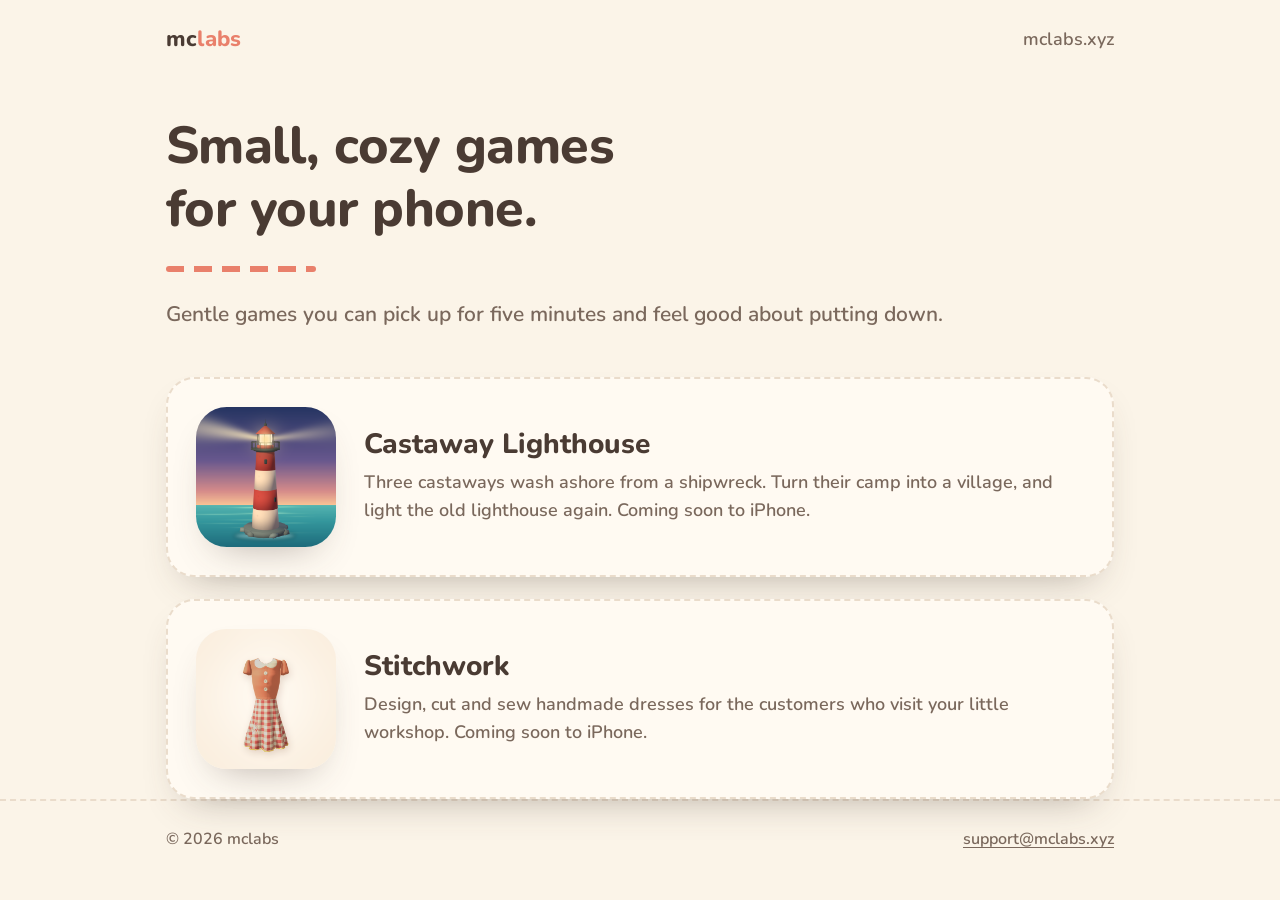
<file: docs/index.html>
<!doctype html>
<html lang="en">
<head>
<meta charset="utf-8">
<meta name="viewport" content="width=device-width, initial-scale=1">
<title>mclabs games</title>
<meta name="description" content="Small, cozy games for your phone from mclabs.">
<link rel="icon" href="assets/favicon.svg" type="image/svg+xml">
<link rel="stylesheet" href="assets/style.css">
</head>
<body>
<header class="site"><div class="wrap">
  <a class="brand" href="./">mc<span>labs</span></a>
  <nav><a href="https://mclabs.xyz">mclabs.xyz</a></nav>
</div></header>

<main class="wrap">
  <section class="hero">
    <h1>Small, cozy games<br>for your phone.</h1>
    <span class="stitch"></span>
    <p class="lead">Gentle games you can pick up for five minutes and feel good about putting down.</p>
  </section>

  <!-- One card per game, newest first. See README.md, "Adding a game". -->
  <div class="games">
    <a class="game" href="castaway/">
      <img class="icon" src="castaway/img/icon.png" width="140" height="140" alt="The Castaway Lighthouse app icon: a red and white lighthouse sending its beam over a dusk sea">
      <div>
        <h2>Castaway Lighthouse</h2>
        <p>Three castaways wash ashore from a shipwreck. Turn their camp into a village, and light the old lighthouse again. Coming soon to iPhone.</p>
      </div>
    </a>
    <a class="game" href="stitchwork/">
      <img class="icon" src="stitchwork/img/icon.png" width="140" height="140" alt="The Stitchwork app icon: a coral dress with a white collar">
      <div>
        <h2>Stitchwork</h2>
        <p>Design, cut and sew handmade dresses for the customers who visit your little workshop. Coming soon to iPhone.</p>
      </div>
    </a>
  </div>
</main>

<footer class="site"><div class="wrap">
  <span>© 2026 mclabs</span>
  <span><a href="mailto:support@mclabs.xyz">support@mclabs.xyz</a></span>
</div></footer>
</body>
</html>
</file>
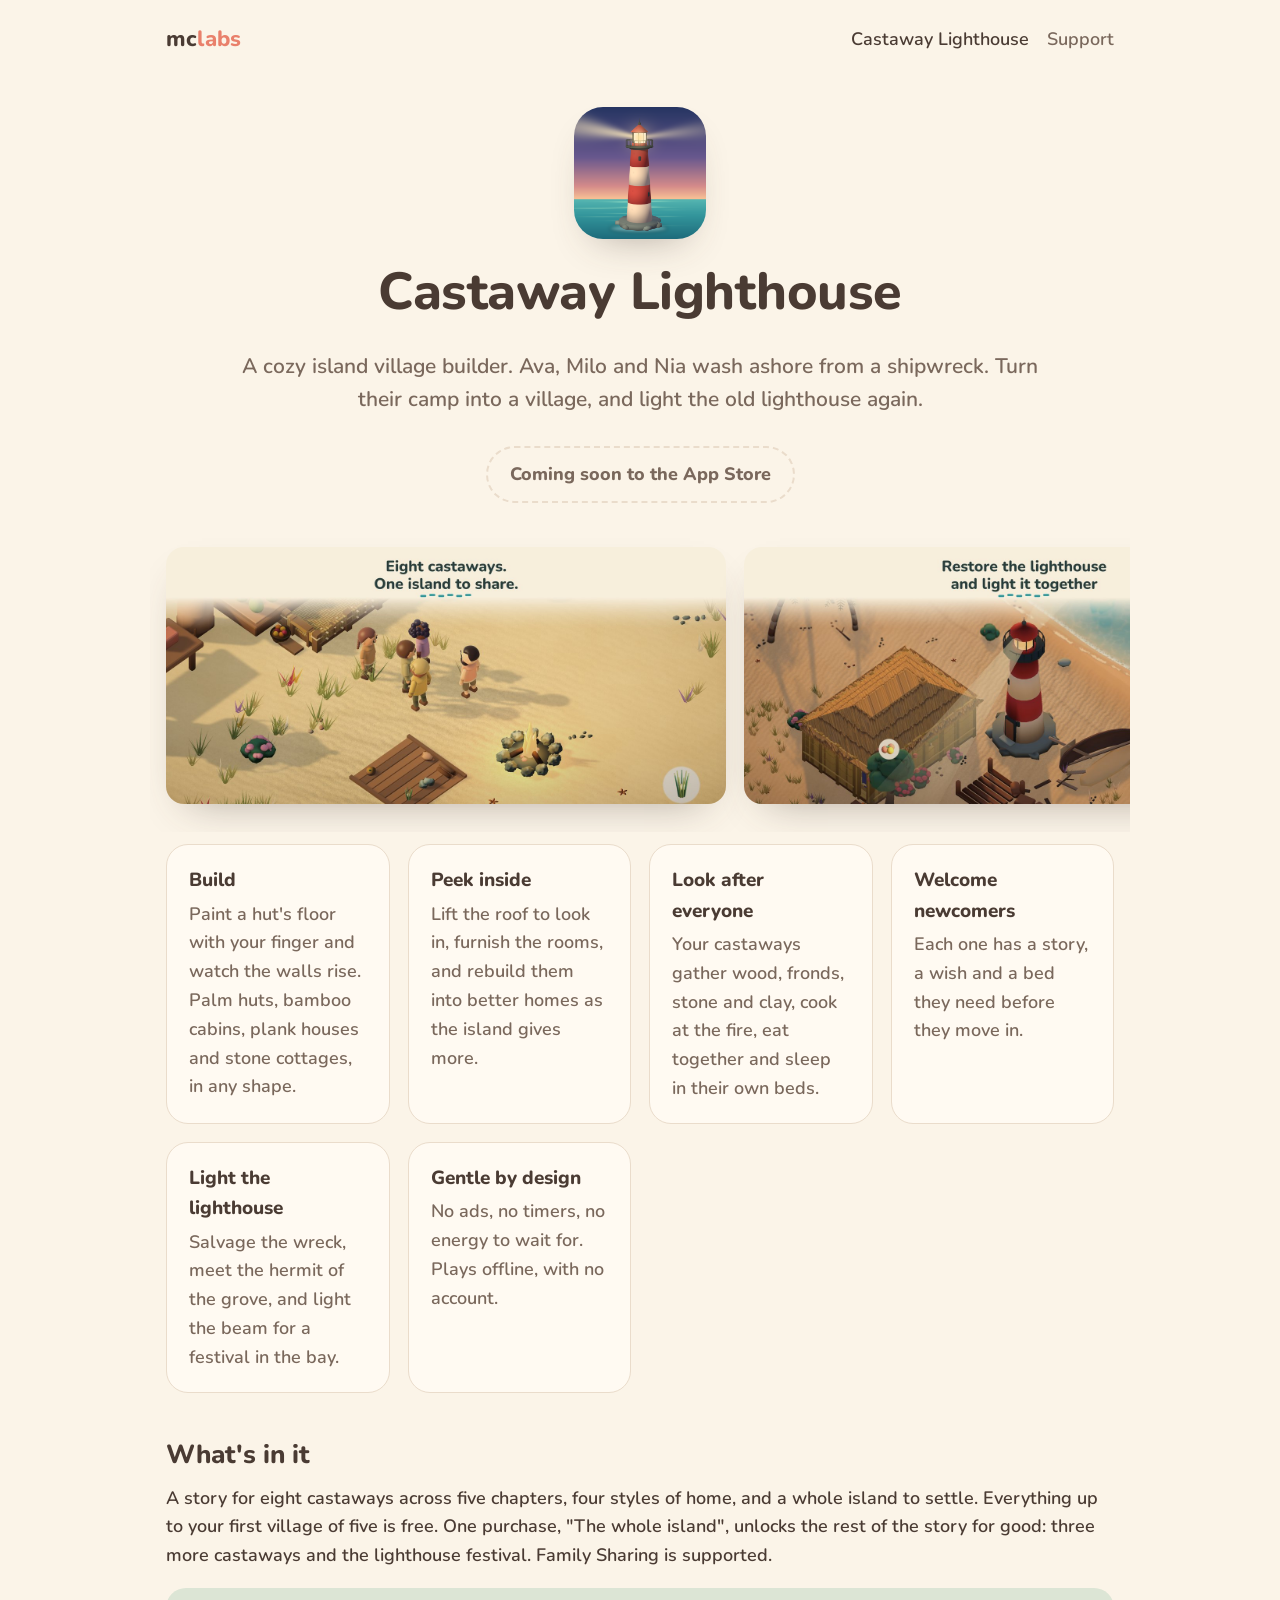
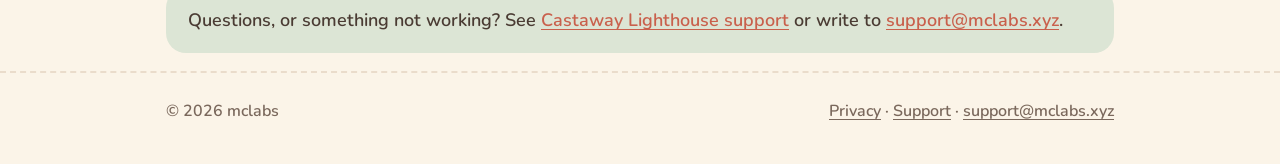
<file: docs/castaway/index.html>
<!doctype html>
<html lang="en">
<head>
<meta charset="utf-8">
<meta name="viewport" content="width=device-width, initial-scale=1">
<title>Castaway Lighthouse</title>
<meta name="description" content="Castaway Lighthouse: a cozy island village builder. Ava, Milo and Nia wash ashore from a shipwreck. Build huts, welcome newcomers and light the old lighthouse again.">
<meta property="og:title" content="Castaway Lighthouse">
<meta property="og:description" content="Ava, Milo and Nia wash ashore from a shipwreck. Turn their camp into a village, and light the old lighthouse again.">
<meta property="og:image" content="https://apps.mclabs.xyz/castaway/img/share.jpg">
<link rel="icon" href="img/favicon.png">
<link rel="apple-touch-icon" href="img/icon-180.png">
<link rel="stylesheet" href="../assets/style.css">
</head>
<body>
<header class="site"><div class="wrap">
  <a class="brand" href="../">mc<span>labs</span></a>
  <nav><a href="./" aria-current="page">Castaway Lighthouse</a><a href="support/">Support</a></nav>
</div></header>

<main class="wrap">
  <section class="game-head">
    <img class="icon" src="img/icon.png" width="132" height="132" alt="The Castaway Lighthouse app icon: a red and white lighthouse sending its beam over a dusk sea">
    <h1>Castaway Lighthouse</h1>
    <p class="lead">A cozy island village builder. Ava, Milo and Nia wash ashore from a shipwreck. Turn their camp into a village, and light the old lighthouse again.</p>
    <div class="badges">
      <!-- After launch, swap this for Apple's official badge linking to the listing. -->
      <span class="badge soon">Coming soon to the App Store</span>
    </div>
  </section>

  <div class="shots wide" aria-label="Screenshots">
    <img src="img/shot-1.jpg" width="1434" height="660" alt="Five castaways chatting on the beach by the campfire: Eight castaways. One island to share.">
    <img src="img/shot-2.jpg" width="1434" height="660" alt="A thatched hut beside the red and white lighthouse on the shore: Restore the lighthouse and light it together.">
    <img src="img/shot-3.jpg" width="1434" height="660" alt="Two woven huts with their roofs lifted, showing the beds inside: Build homes where friends live.">
    <img src="img/shot-4.jpg" width="1434" height="660" alt="Two thatched huts by the sea next to the wrecked boat: Watch your village grow by the sea.">
    <img src="img/shot-5.jpg" width="1434" height="660" alt="The village, the dock and the shipwreck below the lighthouse: Salvage the wreck, uncover its story.">
  </div>

  <ul class="features">
    <li><strong>Build</strong><span>Paint a hut's floor with your finger and watch the walls rise. Palm huts, bamboo cabins, plank houses and stone cottages, in any shape.</span></li>
    <li><strong>Peek inside</strong><span>Lift the roof to look in, furnish the rooms, and rebuild them into better homes as the island gives more.</span></li>
    <li><strong>Look after everyone</strong><span>Your castaways gather wood, fronds, stone and clay, cook at the fire, eat together and sleep in their own beds.</span></li>
    <li><strong>Welcome newcomers</strong><span>Each one has a story, a wish and a bed they need before they move in.</span></li>
    <li><strong>Light the lighthouse</strong><span>Salvage the wreck, meet the hermit of the grove, and light the beam for a festival in the bay.</span></li>
    <li><strong>Gentle by design</strong><span>No ads, no timers, no energy to wait for. Plays offline, with no account.</span></li>
  </ul>

  <h2>What's in it</h2>
  <p>A story for eight castaways across five chapters, four styles of home, and a whole island to settle. Everything up to your first village of five is free. One purchase, "The whole island", unlocks the rest of the story for good: three more castaways and the lighthouse festival. Family Sharing is supported.</p>

  <p class="note">Questions, or something not working? See <a href="support/">Castaway Lighthouse support</a> or write to <a href="mailto:support@mclabs.xyz">support@mclabs.xyz</a>.</p>
</main>

<footer class="site"><div class="wrap">
  <span>© 2026 mclabs</span>
  <span><a href="privacy/">Privacy</a> · <a href="support/">Support</a> · <a href="mailto:support@mclabs.xyz">support@mclabs.xyz</a></span>
</div></footer>
</body>
</html>
</file>
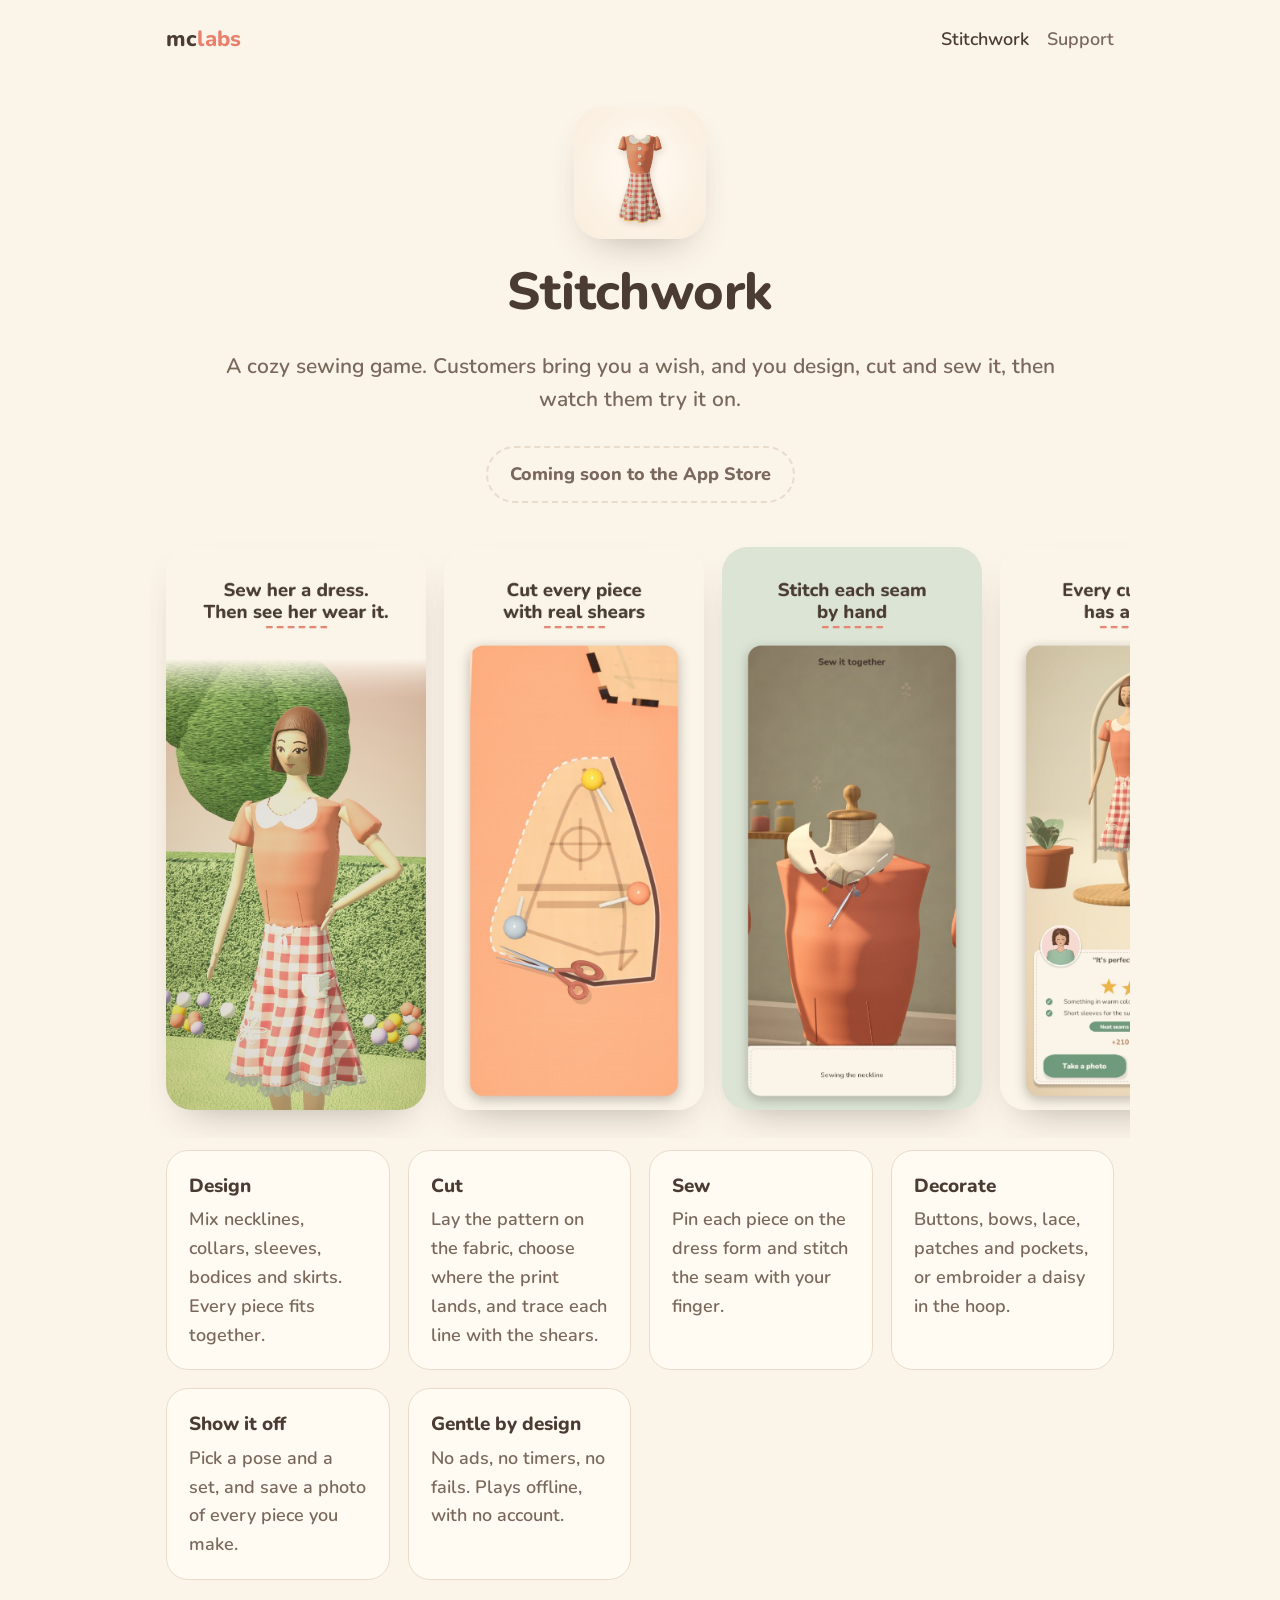
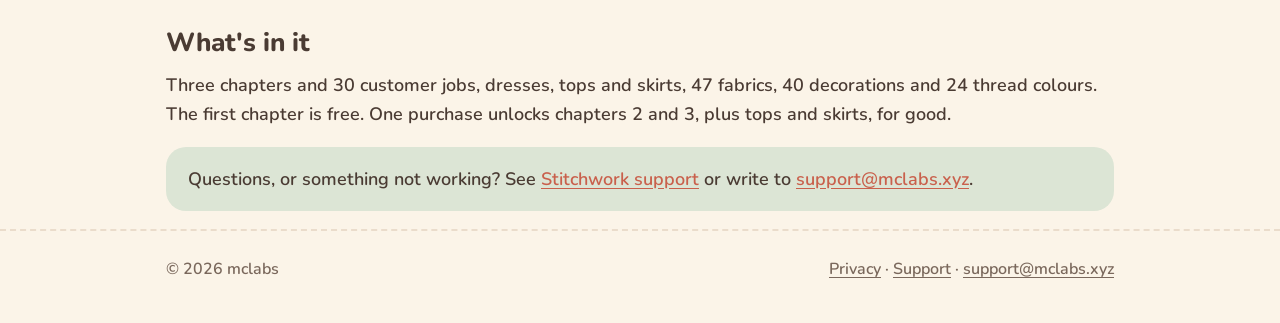
<file: docs/stitchwork/index.html>
<!doctype html>
<html lang="en">
<head>
<meta charset="utf-8">
<meta name="viewport" content="width=device-width, initial-scale=1">
<title>Stitchwork</title>
<meta name="description" content="Stitchwork: Cozy Sewing Game. Design, cut and sew handmade dresses for the customers who visit your little workshop.">
<meta property="og:title" content="Stitchwork: Cozy Sewing Game">
<meta property="og:description" content="Design, cut and sew handmade dresses for the customers who visit your little workshop.">
<meta property="og:image" content="https://apps.mclabs.xyz/stitchwork/img/share.jpg">
<link rel="icon" href="img/favicon.png">
<link rel="apple-touch-icon" href="img/icon-180.png">
<link rel="stylesheet" href="../assets/style.css">
</head>
<body>
<header class="site"><div class="wrap">
  <a class="brand" href="../">mc<span>labs</span></a>
  <nav><a href="./" aria-current="page">Stitchwork</a><a href="support/">Support</a></nav>
</div></header>

<main class="wrap">
  <section class="game-head">
    <img class="icon" src="img/icon.png" width="132" height="132" alt="The Stitchwork app icon: a coral dress with a white collar">
    <h1>Stitchwork</h1>
    <p class="lead">A cozy sewing game. Customers bring you a wish, and you design, cut and sew it, then watch them try it on.</p>
    <div class="badges">
      <!-- After launch, swap this for Apple's official badge linking to the listing. -->
      <span class="badge soon">Coming soon to the App Store</span>
    </div>
  </section>

  <div class="shots" aria-label="Screenshots">
    <img src="img/shot-1.jpg" width="645" height="1398" alt="A customer wearing a coral and gingham dress in a garden: Sew her a dress. Then see her wear it.">
    <img src="img/shot-2.jpg" width="645" height="1398" alt="Shears cutting a sleeve out of coral fabric: Cut every piece with real shears.">
    <img src="img/shot-3.jpg" width="645" height="1398" alt="Stitching a seam on the dress form: Stitch each seam by hand.">
    <img src="img/shot-4.jpg" width="645" height="1398" alt="The customer showing off her new dress with three stars: Every customer has a wish.">
    <img src="img/shot-5.jpg" width="645" height="1398" alt="Four customers in different dresses and poses: A dress for everyone, in every setting.">
  </div>

  <ul class="features">
    <li><strong>Design</strong><span>Mix necklines, collars, sleeves, bodices and skirts. Every piece fits together.</span></li>
    <li><strong>Cut</strong><span>Lay the pattern on the fabric, choose where the print lands, and trace each line with the shears.</span></li>
    <li><strong>Sew</strong><span>Pin each piece on the dress form and stitch the seam with your finger.</span></li>
    <li><strong>Decorate</strong><span>Buttons, bows, lace, patches and pockets, or embroider a daisy in the hoop.</span></li>
    <li><strong>Show it off</strong><span>Pick a pose and a set, and save a photo of every piece you make.</span></li>
    <li><strong>Gentle by design</strong><span>No ads, no timers, no fails. Plays offline, with no account.</span></li>
  </ul>

  <h2>What's in it</h2>
  <p>Three chapters and 30 customer jobs, dresses, tops and skirts, 47 fabrics, 40 decorations and 24 thread colours. The first chapter is free. One purchase unlocks chapters 2 and 3, plus tops and skirts, for good.</p>

  <p class="note">Questions, or something not working? See <a href="support/">Stitchwork support</a> or write to <a href="mailto:support@mclabs.xyz">support@mclabs.xyz</a>.</p>
</main>

<footer class="site"><div class="wrap">
  <span>© 2026 mclabs</span>
  <span><a href="privacy/">Privacy</a> · <a href="support/">Support</a> · <a href="mailto:support@mclabs.xyz">support@mclabs.xyz</a></span>
</div></footer>
</body>
</html>
</file>
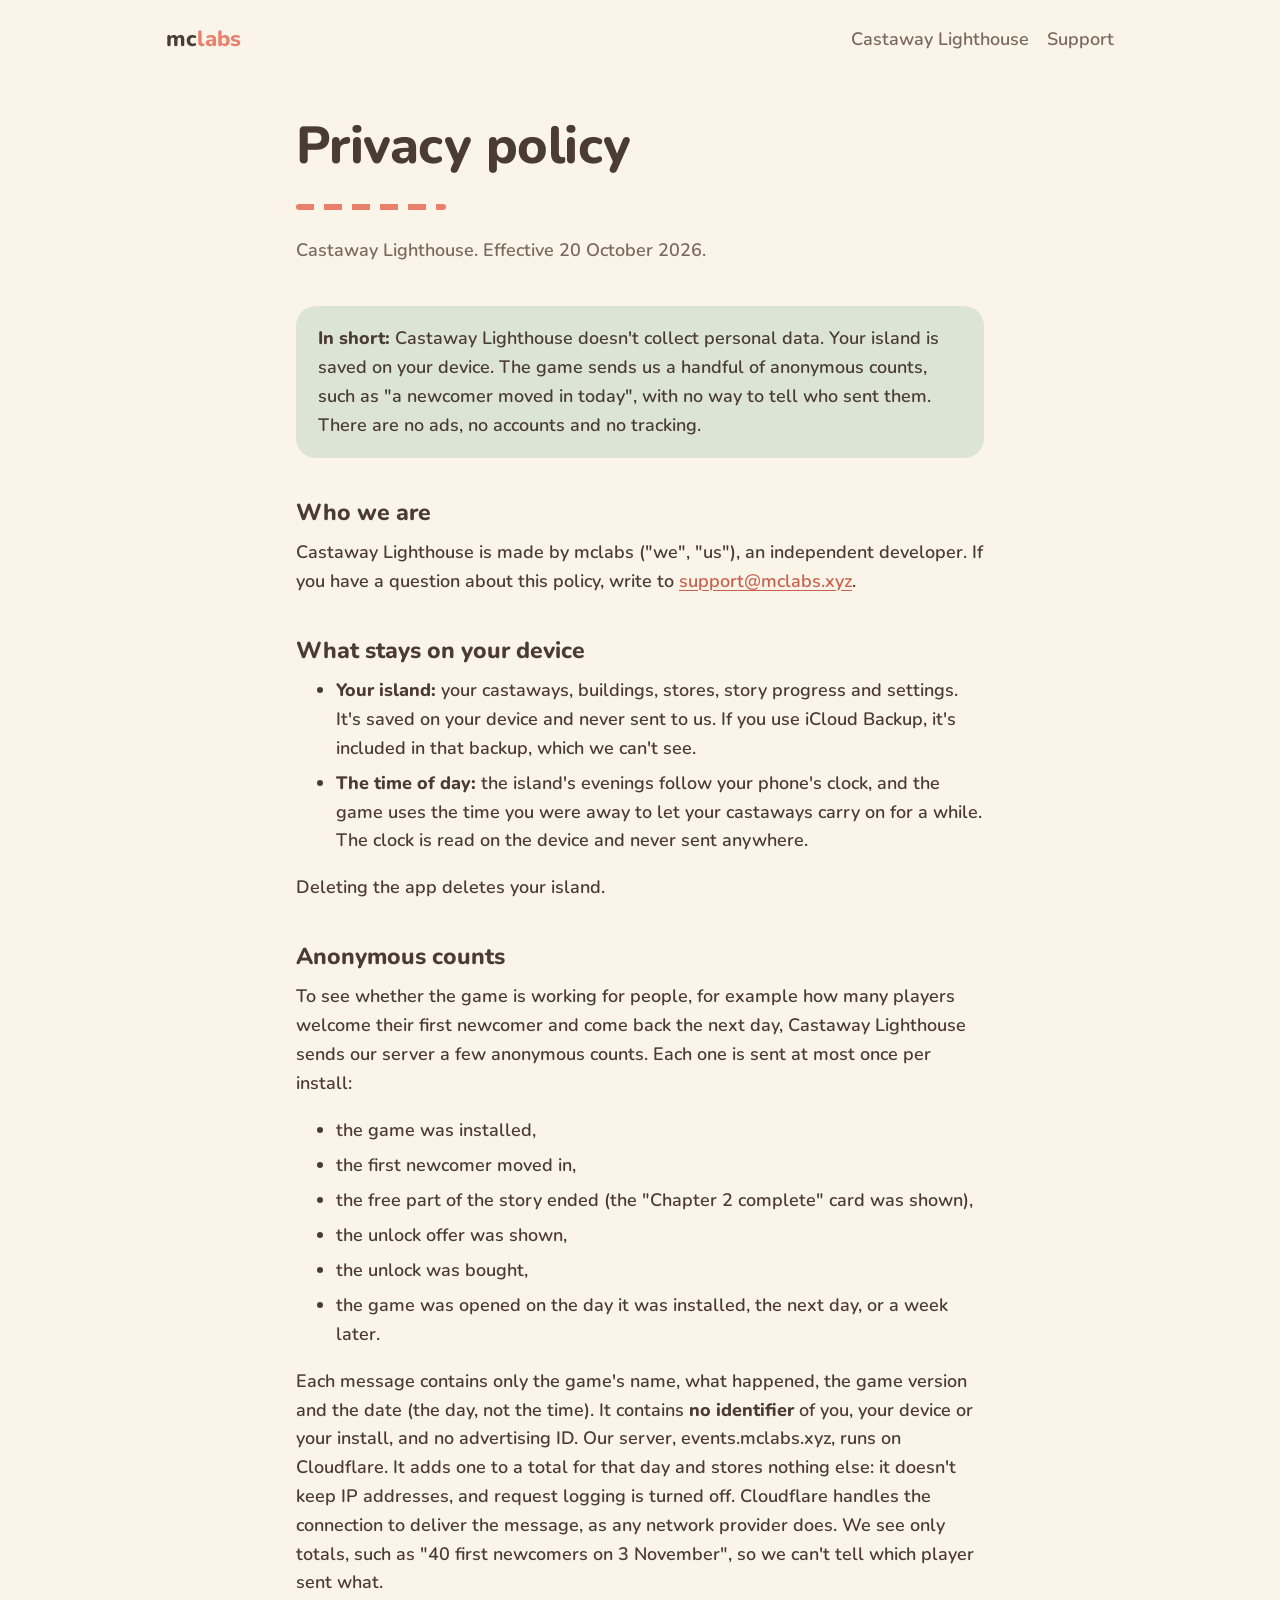
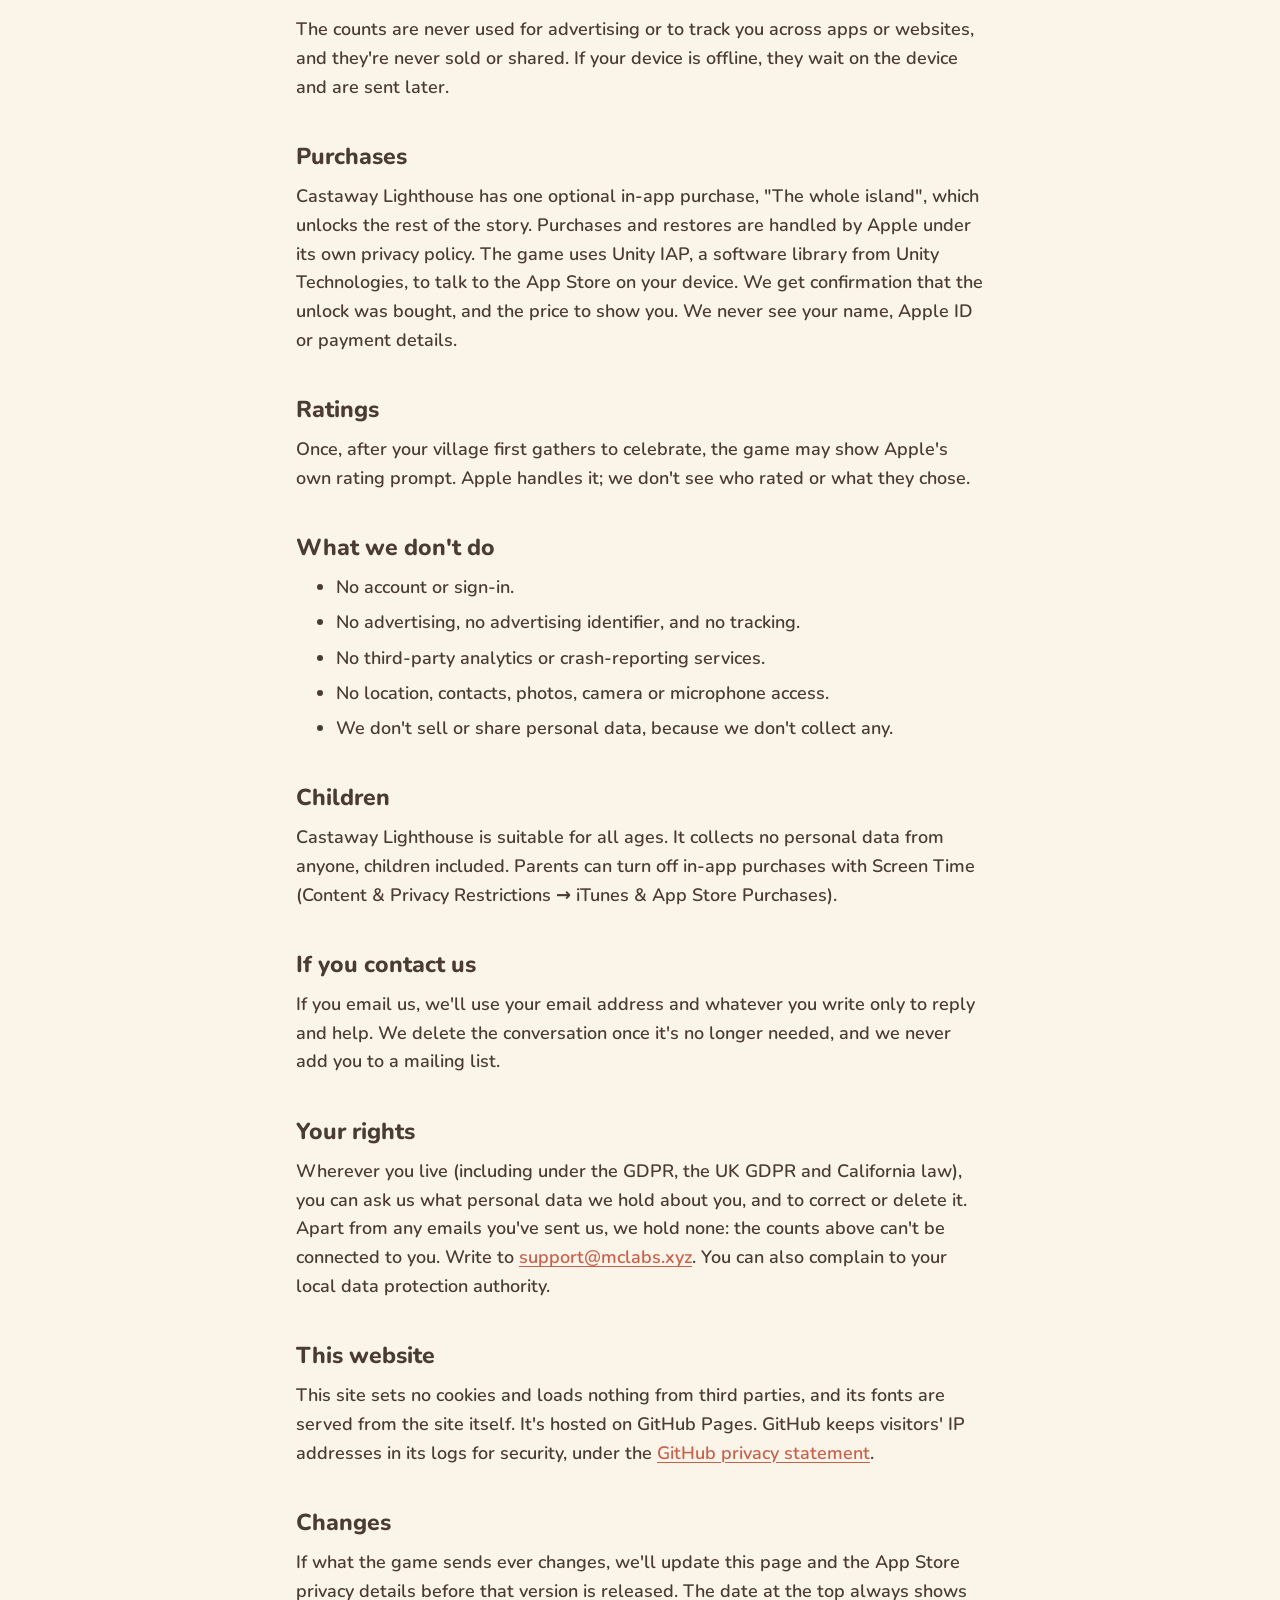
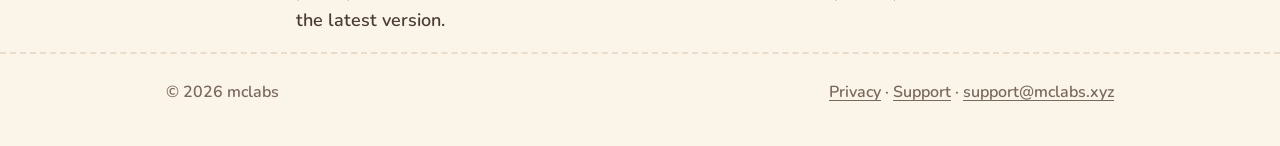
<file: docs/castaway/privacy/index.html>
<!doctype html>
<html lang="en">
<head>
<meta charset="utf-8">
<meta name="viewport" content="width=device-width, initial-scale=1">
<title>Castaway Lighthouse Privacy Policy</title>
<meta name="description" content="Castaway Lighthouse collects no personal data. Your island stays on your device, and the game sends only a few anonymous counts.">
<link rel="icon" href="../img/favicon.png">
<link rel="stylesheet" href="../../assets/style.css">
</head>
<body>
<header class="site"><div class="wrap">
  <a class="brand" href="../../">mc<span>labs</span></a>
  <nav><a href="../">Castaway Lighthouse</a><a href="../support/">Support</a></nav>
</div></header>

<main class="wrap narrow doc">
  <section class="hero">
    <h1>Privacy policy</h1>
    <span class="stitch"></span>
    <p class="updated">Castaway Lighthouse. Effective 20 October 2026.</p>
  </section>

  <p class="note"><strong>In short:</strong> Castaway Lighthouse doesn't collect personal data. Your island is saved on your device. The game sends us a handful of anonymous counts, such as "a newcomer moved in today", with no way to tell who sent them. There are no ads, no accounts and no tracking.</p>

  <h2>Who we are</h2>
  <p>Castaway Lighthouse is made by mclabs ("we", "us"), an independent developer. If you have a question about this policy, write to <a href="mailto:support@mclabs.xyz">support@mclabs.xyz</a>.</p>

  <h2>What stays on your device</h2>
  <ul>
    <li><strong>Your island:</strong> your castaways, buildings, stores, story progress and settings. It's saved on your device and never sent to us. If you use iCloud Backup, it's included in that backup, which we can't see.</li>
    <li><strong>The time of day:</strong> the island's evenings follow your phone's clock, and the game uses the time you were away to let your castaways carry on for a while. The clock is read on the device and never sent anywhere.</li>
  </ul>
  <p>Deleting the app deletes your island.</p>

  <h2>Anonymous counts</h2>
  <p>To see whether the game is working for people, for example how many players welcome their first newcomer and come back the next day, Castaway Lighthouse sends our server a few anonymous counts. Each one is sent at most once per install:</p>
  <ul>
    <li>the game was installed,</li>
    <li>the first newcomer moved in,</li>
    <li>the free part of the story ended (the "Chapter 2 complete" card was shown),</li>
    <li>the unlock offer was shown,</li>
    <li>the unlock was bought,</li>
    <li>the game was opened on the day it was installed, the next day, or a week later.</li>
  </ul>
  <p>Each message contains only the game's name, what happened, the game version and the date (the day, not the time). It contains <strong>no identifier</strong> of you, your device or your install, and no advertising ID. Our server, events.mclabs.xyz, runs on Cloudflare. It adds one to a total for that day and stores nothing else: it doesn't keep IP addresses, and request logging is turned off. Cloudflare handles the connection to deliver the message, as any network provider does. We see only totals, such as "40 first newcomers on 3 November", so we can't tell which player sent what.</p>
  <p>The counts are never used for advertising or to track you across apps or websites, and they're never sold or shared. If your device is offline, they wait on the device and are sent later.</p>

  <h2>Purchases</h2>
  <p>Castaway Lighthouse has one optional in-app purchase, "The whole island", which unlocks the rest of the story. Purchases and restores are handled by Apple under its own privacy policy. The game uses Unity IAP, a software library from Unity Technologies, to talk to the App Store on your device. We get confirmation that the unlock was bought, and the price to show you. We never see your name, Apple ID or payment details.</p>

  <h2>Ratings</h2>
  <p>Once, after your village first gathers to celebrate, the game may show Apple's own rating prompt. Apple handles it; we don't see who rated or what they chose.</p>

  <h2>What we don't do</h2>
  <ul>
    <li>No account or sign-in.</li>
    <li>No advertising, no advertising identifier, and no tracking.</li>
    <li>No third-party analytics or crash-reporting services.</li>
    <li>No location, contacts, photos, camera or microphone access.</li>
    <li>We don't sell or share personal data, because we don't collect any.</li>
  </ul>

  <h2>Children</h2>
  <p>Castaway Lighthouse is suitable for all ages. It collects no personal data from anyone, children included. Parents can turn off in-app purchases with Screen Time (Content &amp; Privacy Restrictions → iTunes &amp; App Store Purchases).</p>

  <h2>If you contact us</h2>
  <p>If you email us, we'll use your email address and whatever you write only to reply and help. We delete the conversation once it's no longer needed, and we never add you to a mailing list.</p>

  <h2>Your rights</h2>
  <p>Wherever you live (including under the GDPR, the UK GDPR and California law), you can ask us what personal data we hold about you, and to correct or delete it. Apart from any emails you've sent us, we hold none: the counts above can't be connected to you. Write to <a href="mailto:support@mclabs.xyz">support@mclabs.xyz</a>. You can also complain to your local data protection authority.</p>

  <h2>This website</h2>
  <p>This site sets no cookies and loads nothing from third parties, and its fonts are served from the site itself. It's hosted on GitHub Pages. GitHub keeps visitors' IP addresses in its logs for security, under the <a href="https://docs.github.com/en/site-policy/privacy-policies/github-general-privacy-statement">GitHub privacy statement</a>.</p>

  <h2>Changes</h2>
  <p>If what the game sends ever changes, we'll update this page and the App Store privacy details before that version is released. The date at the top always shows the latest version.</p>
</main>

<footer class="site"><div class="wrap">
  <span>© 2026 mclabs</span>
  <span><a href="./" aria-current="page">Privacy</a> · <a href="../support/">Support</a> · <a href="mailto:support@mclabs.xyz">support@mclabs.xyz</a></span>
</div></footer>
</body>
</html>
</file>
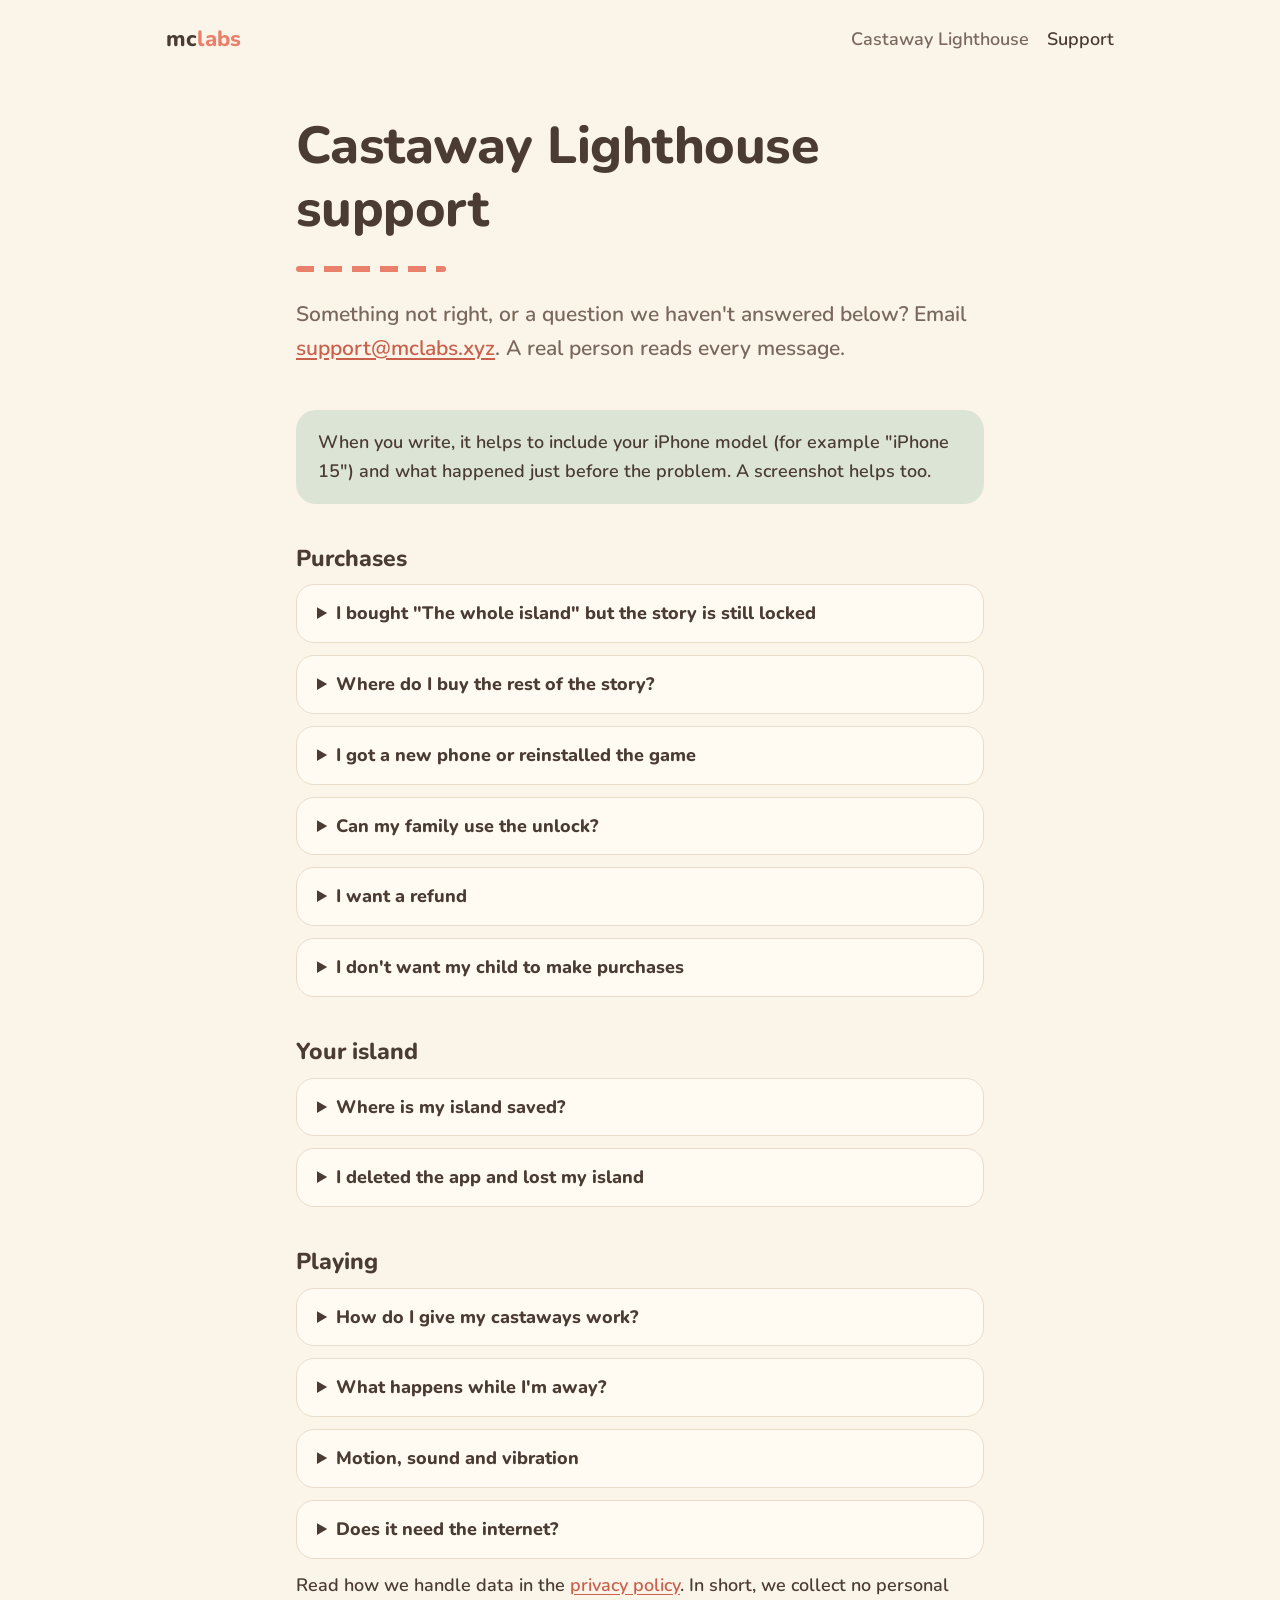
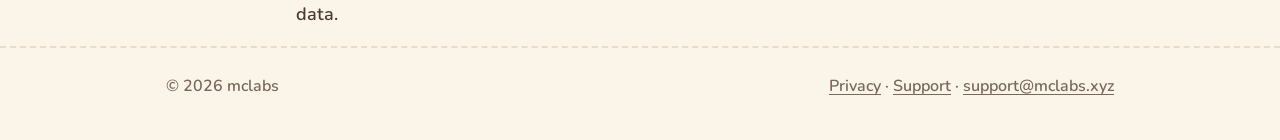
<file: docs/castaway/support/index.html>
<!doctype html>
<html lang="en">
<head>
<meta charset="utf-8">
<meta name="viewport" content="width=device-width, initial-scale=1">
<title>Castaway Lighthouse Support</title>
<meta name="description" content="Help with Castaway Lighthouse: restoring your purchase, Family Sharing, your saved island and playing offline.">
<link rel="icon" href="../img/favicon.png">
<link rel="stylesheet" href="../../assets/style.css">
</head>
<body>
<header class="site"><div class="wrap">
  <a class="brand" href="../../">mc<span>labs</span></a>
  <nav><a href="../">Castaway Lighthouse</a><a href="./" aria-current="page">Support</a></nav>
</div></header>

<main class="wrap narrow doc">
  <section class="hero">
    <h1>Castaway Lighthouse support</h1>
    <span class="stitch"></span>
    <p class="lead">Something not right, or a question we haven't answered below? Email <a href="mailto:support@mclabs.xyz?subject=Castaway%20Lighthouse">support@mclabs.xyz</a>. A real person reads every message.</p>
  </section>

  <p class="note">When you write, it helps to include your iPhone model (for example "iPhone 15") and what happened just before the problem. A screenshot helps too.</p>

  <h2>Purchases</h2>
  <details>
    <summary>I bought "The whole island" but the story is still locked</summary>
    <ol>
      <li>Make sure you're signed in to the App Store with the same Apple ID you bought it with.</li>
      <li>In the game, tap <strong>Menu</strong> (top right) and then <strong>Restore purchase</strong>. (It's also on the "Chapter 2 complete" card.)</li>
      <li>If it still doesn't unlock, email us with the date of the purchase. Please don't send your receipt's payment details.</li>
    </ol>
  </details>
  <details>
    <summary>Where do I buy the rest of the story?</summary>
    <p>Any time: tap <strong>Menu → Unlock the whole island</strong>. It's also offered when your fifth castaway moves in and the village gathers by the fire. It's one purchase, for good: three more castaways and the lighthouse festival.</p>
  </details>
  <details>
    <summary>I got a new phone or reinstalled the game</summary>
    <p>The unlock belongs to your Apple ID, so you never pay twice. Open <strong>Menu → Restore purchase</strong> on the new install.</p>
  </details>
  <details>
    <summary>Can my family use the unlock?</summary>
    <p>Yes. The unlock supports Family Sharing. Anyone in your Apple Family Sharing group can install Castaway Lighthouse, open <strong>Menu → Restore purchase</strong>, and get the whole island at no extra cost. If it doesn't appear, check that purchase sharing is turned on in your Family Sharing settings.</p>
  </details>
  <details>
    <summary>I want a refund</summary>
    <p>Refunds are handled by Apple. Request one at <a href="https://reportaproblem.apple.com">reportaproblem.apple.com</a>.</p>
  </details>
  <details>
    <summary>I don't want my child to make purchases</summary>
    <p>Use Screen Time: Settings → Screen Time → Content &amp; Privacy Restrictions → iTunes &amp; App Store Purchases. With Family Sharing you can also turn on Ask to Buy.</p>
  </details>

  <h2>Your island</h2>
  <details>
    <summary>Where is my island saved?</summary>
    <p>On your device. It saves as you play, and <strong>Menu → Save island</strong> saves it right away. There's no account or cloud save, so nothing about you is stored online. If you use iCloud Backup, your island comes back when you restore that backup onto a new iPhone.</p>
  </details>
  <details>
    <summary>I deleted the app and lost my island</summary>
    <p>Deleting the app deletes its saved island, unless you restore it from a device backup. Your purchase isn't lost: use <strong>Restore purchase</strong> to unlock the whole island again.</p>
  </details>

  <h2>Playing</h2>
  <details>
    <summary>How do I give my castaways work?</summary>
    <p>Tap a person, then tap a source (a tree, a rock, the wreck) or a build site. They repeat the job by themselves until you give them another. They also eat, rest and wash when they need to.</p>
  </details>
  <details>
    <summary>What happens while I'm away?</summary>
    <p>Your castaways carry on for a little while and look after themselves, so there's a bit of progress waiting when you come back.</p>
  </details>
  <details>
    <summary>Motion, sound and vibration</summary>
    <p>The Menu has <strong>Reduced camera motion</strong>, separate <strong>Sound</strong> and <strong>Music</strong> switches, and <strong>Haptics</strong>.</p>
  </details>
  <details>
    <summary>Does it need the internet?</summary>
    <p>No. Castaway Lighthouse plays fully offline. You only need a connection to buy or restore the unlock. The game also sends a few anonymous counts when it's online (see the privacy policy).</p>
  </details>

  <p>Read how we handle data in the <a href="../privacy/">privacy policy</a>. In short, we collect no personal data.</p>
</main>

<footer class="site"><div class="wrap">
  <span>© 2026 mclabs</span>
  <span><a href="../privacy/">Privacy</a> · <a href="./" aria-current="page">Support</a> · <a href="mailto:support@mclabs.xyz">support@mclabs.xyz</a></span>
</div></footer>
</body>
</html>
</file>
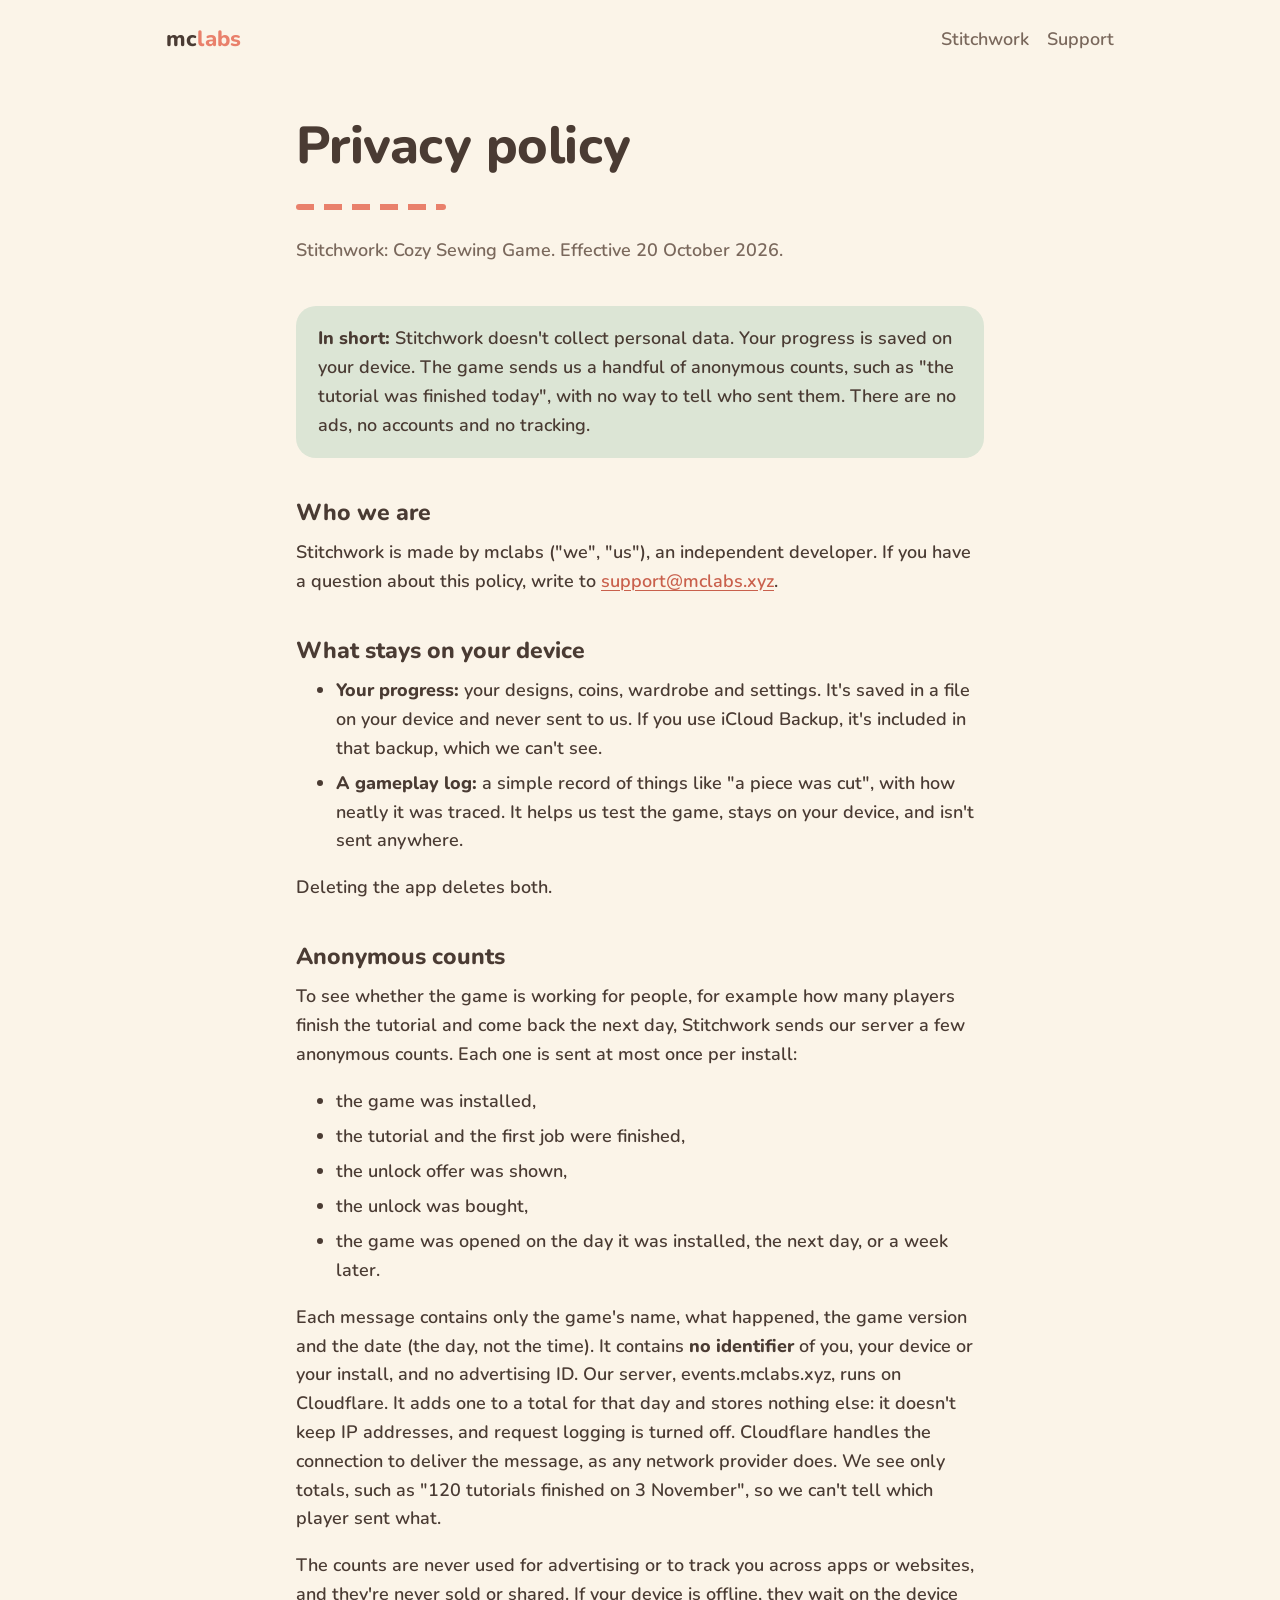
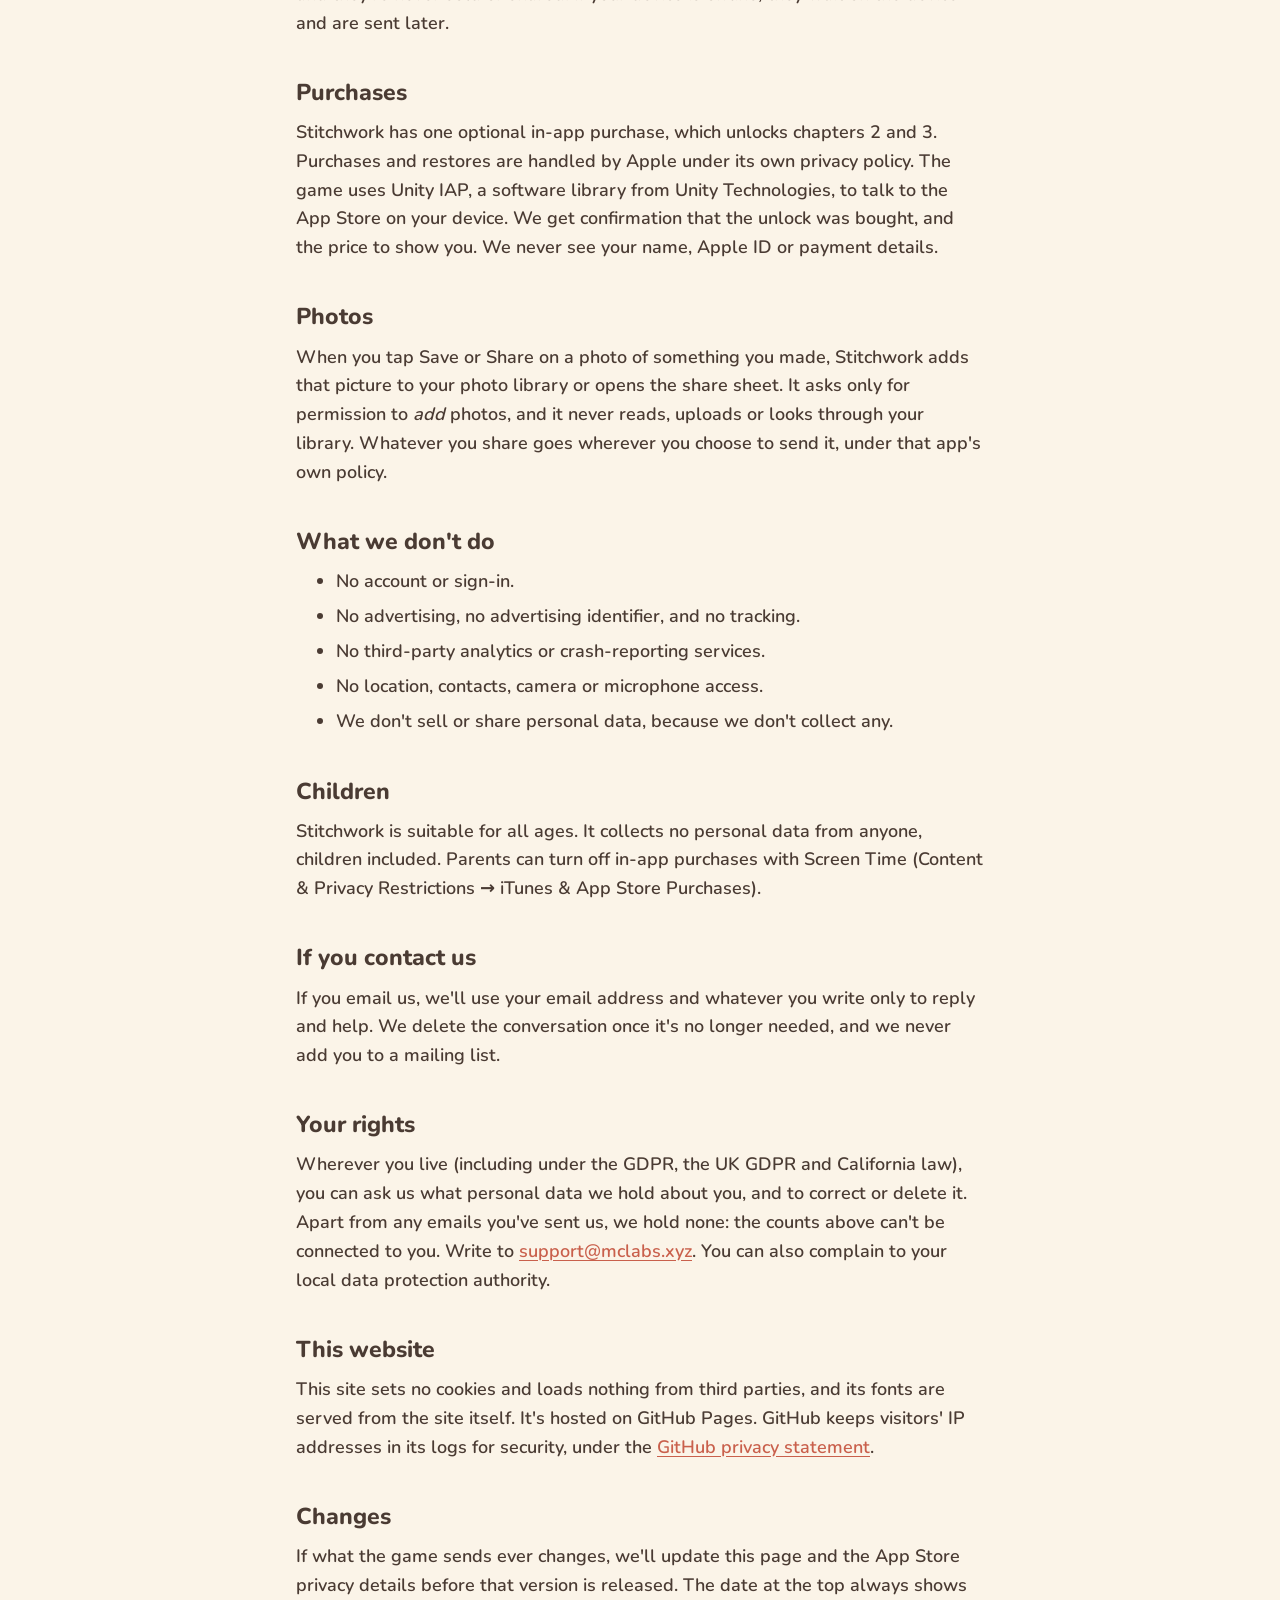
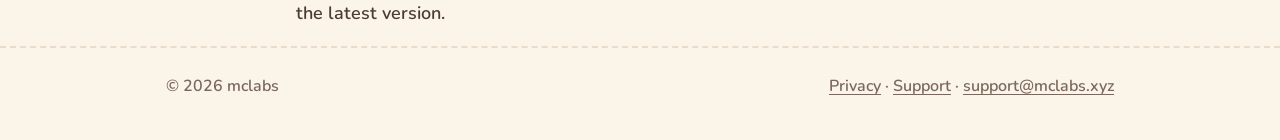
<file: docs/stitchwork/privacy/index.html>
<!doctype html>
<html lang="en">
<head>
<meta charset="utf-8">
<meta name="viewport" content="width=device-width, initial-scale=1">
<title>Stitchwork Privacy Policy</title>
<meta name="description" content="Stitchwork collects no personal data. Your progress stays on your device, and the game sends only a few anonymous counts.">
<link rel="icon" href="../img/favicon.png">
<link rel="stylesheet" href="../../assets/style.css">
</head>
<body>
<header class="site"><div class="wrap">
  <a class="brand" href="../../">mc<span>labs</span></a>
  <nav><a href="../">Stitchwork</a><a href="../support/">Support</a></nav>
</div></header>

<main class="wrap narrow doc">
  <section class="hero">
    <h1>Privacy policy</h1>
    <span class="stitch"></span>
    <p class="updated">Stitchwork: Cozy Sewing Game. Effective 20 October 2026.</p>
  </section>

  <p class="note"><strong>In short:</strong> Stitchwork doesn't collect personal data. Your progress is saved on your device. The game sends us a handful of anonymous counts, such as "the tutorial was finished today", with no way to tell who sent them. There are no ads, no accounts and no tracking.</p>

  <h2>Who we are</h2>
  <p>Stitchwork is made by mclabs ("we", "us"), an independent developer. If you have a question about this policy, write to <a href="mailto:support@mclabs.xyz">support@mclabs.xyz</a>.</p>

  <h2>What stays on your device</h2>
  <ul>
    <li><strong>Your progress:</strong> your designs, coins, wardrobe and settings. It's saved in a file on your device and never sent to us. If you use iCloud Backup, it's included in that backup, which we can't see.</li>
    <li><strong>A gameplay log:</strong> a simple record of things like "a piece was cut", with how neatly it was traced. It helps us test the game, stays on your device, and isn't sent anywhere.</li>
  </ul>
  <p>Deleting the app deletes both.</p>

  <h2>Anonymous counts</h2>
  <p>To see whether the game is working for people, for example how many players finish the tutorial and come back the next day, Stitchwork sends our server a few anonymous counts. Each one is sent at most once per install:</p>
  <ul>
    <li>the game was installed,</li>
    <li>the tutorial and the first job were finished,</li>
    <li>the unlock offer was shown,</li>
    <li>the unlock was bought,</li>
    <li>the game was opened on the day it was installed, the next day, or a week later.</li>
  </ul>
  <p>Each message contains only the game's name, what happened, the game version and the date (the day, not the time). It contains <strong>no identifier</strong> of you, your device or your install, and no advertising ID. Our server, events.mclabs.xyz, runs on Cloudflare. It adds one to a total for that day and stores nothing else: it doesn't keep IP addresses, and request logging is turned off. Cloudflare handles the connection to deliver the message, as any network provider does. We see only totals, such as "120 tutorials finished on 3 November", so we can't tell which player sent what.</p>
  <p>The counts are never used for advertising or to track you across apps or websites, and they're never sold or shared. If your device is offline, they wait on the device and are sent later.</p>

  <h2>Purchases</h2>
  <p>Stitchwork has one optional in-app purchase, which unlocks chapters 2 and 3. Purchases and restores are handled by Apple under its own privacy policy. The game uses Unity IAP, a software library from Unity Technologies, to talk to the App Store on your device. We get confirmation that the unlock was bought, and the price to show you. We never see your name, Apple ID or payment details.</p>

  <h2>Photos</h2>
  <p>When you tap Save or Share on a photo of something you made, Stitchwork adds that picture to your photo library or opens the share sheet. It asks only for permission to <em>add</em> photos, and it never reads, uploads or looks through your library. Whatever you share goes wherever you choose to send it, under that app's own policy.</p>

  <h2>What we don't do</h2>
  <ul>
    <li>No account or sign-in.</li>
    <li>No advertising, no advertising identifier, and no tracking.</li>
    <li>No third-party analytics or crash-reporting services.</li>
    <li>No location, contacts, camera or microphone access.</li>
    <li>We don't sell or share personal data, because we don't collect any.</li>
  </ul>

  <h2>Children</h2>
  <p>Stitchwork is suitable for all ages. It collects no personal data from anyone, children included. Parents can turn off in-app purchases with Screen Time (Content &amp; Privacy Restrictions → iTunes &amp; App Store Purchases).</p>

  <h2>If you contact us</h2>
  <p>If you email us, we'll use your email address and whatever you write only to reply and help. We delete the conversation once it's no longer needed, and we never add you to a mailing list.</p>

  <h2>Your rights</h2>
  <p>Wherever you live (including under the GDPR, the UK GDPR and California law), you can ask us what personal data we hold about you, and to correct or delete it. Apart from any emails you've sent us, we hold none: the counts above can't be connected to you. Write to <a href="mailto:support@mclabs.xyz">support@mclabs.xyz</a>. You can also complain to your local data protection authority.</p>

  <h2>This website</h2>
  <p>This site sets no cookies and loads nothing from third parties, and its fonts are served from the site itself. It's hosted on GitHub Pages. GitHub keeps visitors' IP addresses in its logs for security, under the <a href="https://docs.github.com/en/site-policy/privacy-policies/github-general-privacy-statement">GitHub privacy statement</a>.</p>

  <h2>Changes</h2>
  <p>If what the game sends ever changes, we'll update this page and the App Store privacy details before that version is released. The date at the top always shows the latest version.</p>
</main>

<footer class="site"><div class="wrap">
  <span>© 2026 mclabs</span>
  <span><a href="./" aria-current="page">Privacy</a> · <a href="../support/">Support</a> · <a href="mailto:support@mclabs.xyz">support@mclabs.xyz</a></span>
</div></footer>
</body>
</html>
</file>
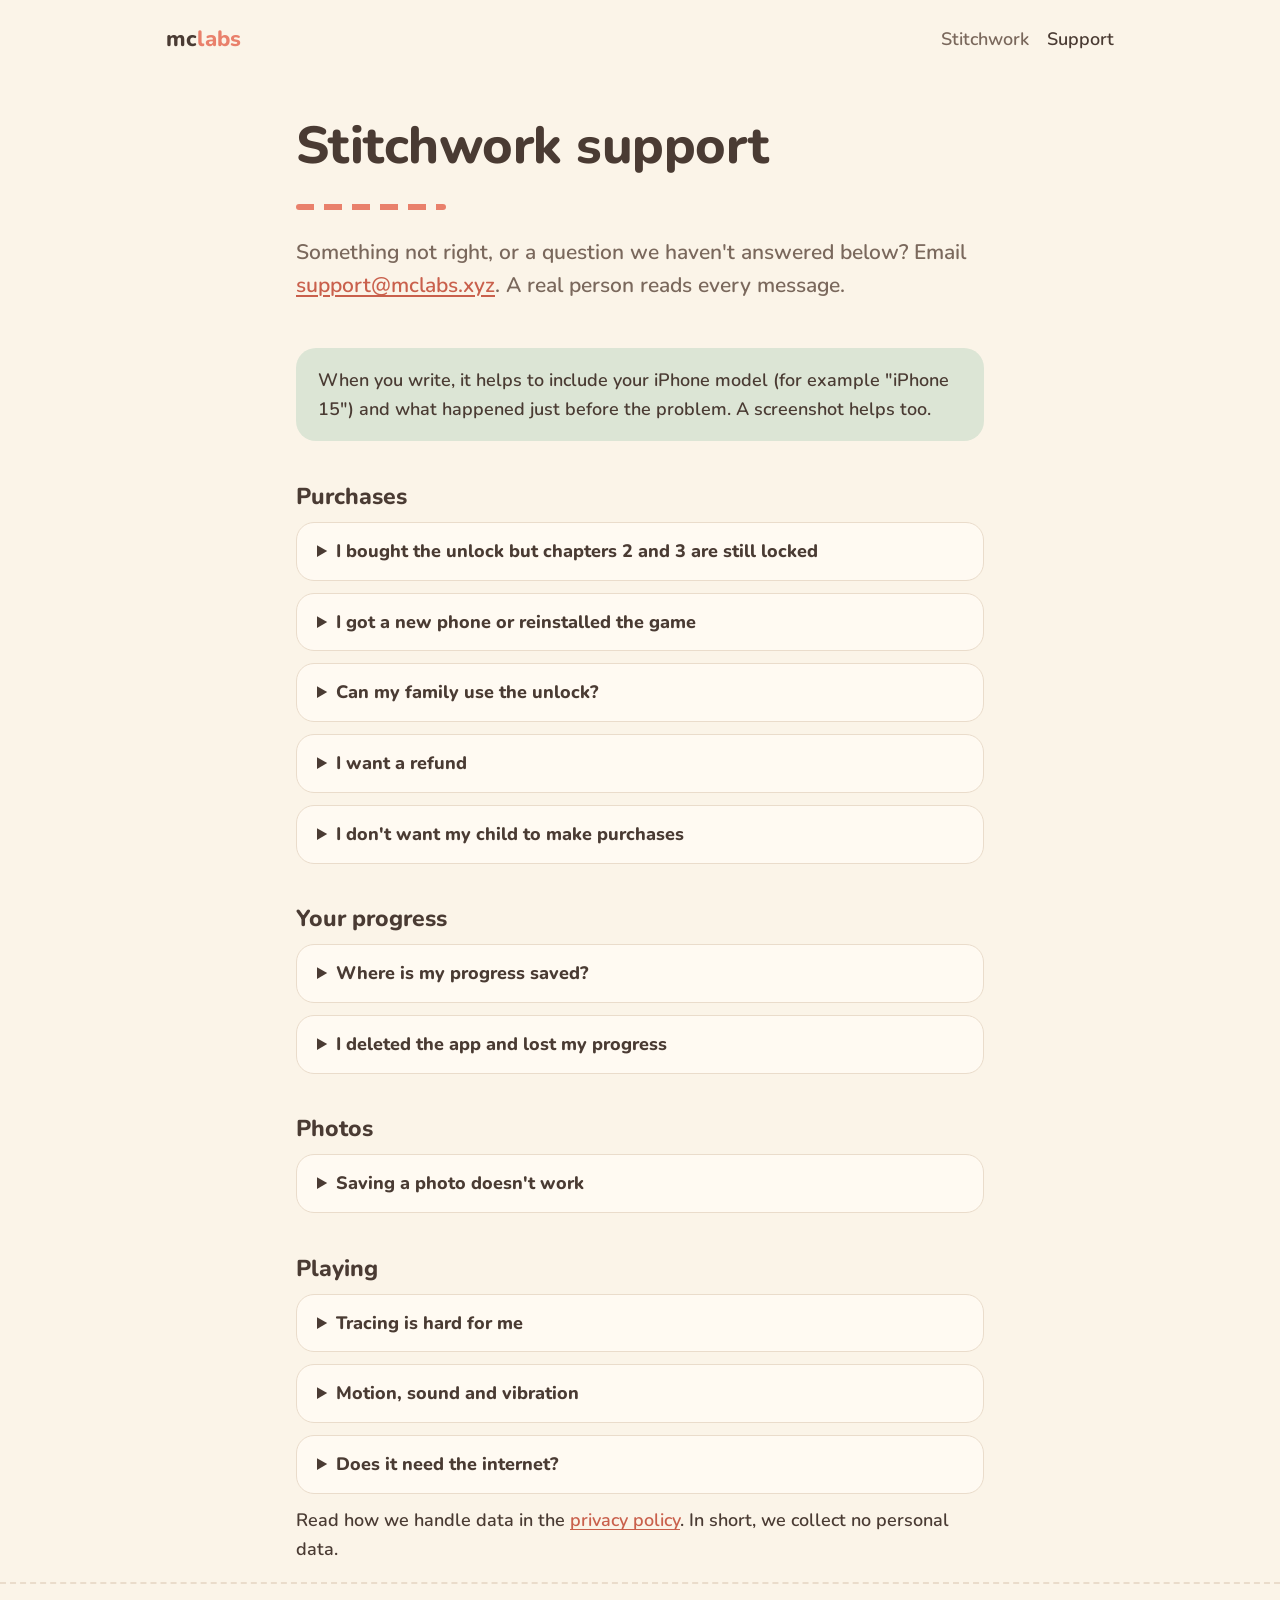
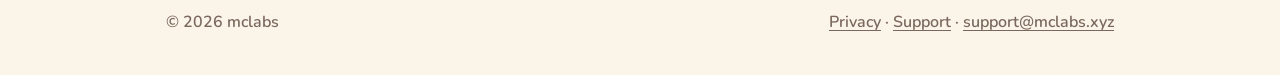
<file: docs/stitchwork/support/index.html>
<!doctype html>
<html lang="en">
<head>
<meta charset="utf-8">
<meta name="viewport" content="width=device-width, initial-scale=1">
<title>Stitchwork Support</title>
<meta name="description" content="Help with Stitchwork: restoring your purchase, Family Sharing, saving photos and moving to a new phone.">
<link rel="icon" href="../img/favicon.png">
<link rel="stylesheet" href="../../assets/style.css">
</head>
<body>
<header class="site"><div class="wrap">
  <a class="brand" href="../../">mc<span>labs</span></a>
  <nav><a href="../">Stitchwork</a><a href="./" aria-current="page">Support</a></nav>
</div></header>

<main class="wrap narrow doc">
  <section class="hero">
    <h1>Stitchwork support</h1>
    <span class="stitch"></span>
    <p class="lead">Something not right, or a question we haven't answered below? Email <a href="mailto:support@mclabs.xyz?subject=Stitchwork">support@mclabs.xyz</a>. A real person reads every message.</p>
  </section>

  <p class="note">When you write, it helps to include your iPhone model (for example "iPhone 15") and what happened just before the problem. A screenshot helps too.</p>

  <h2>Purchases</h2>
  <details>
    <summary>I bought the unlock but chapters 2 and 3 are still locked</summary>
    <ol>
      <li>Make sure you're signed in to the App Store with the same Apple ID you bought it with.</li>
      <li>In Stitchwork, open <strong>Settings</strong> and tap <strong>Restore purchase</strong>. (It's also on the Unlock card.)</li>
      <li>If it still doesn't unlock, email us with the date of the purchase. Please don't send your receipt's payment details.</li>
    </ol>
  </details>
  <details>
    <summary>I got a new phone or reinstalled the game</summary>
    <p>The unlock belongs to your Apple ID, so you never pay twice. Open <strong>Settings → Restore purchase</strong> on the new install.</p>
  </details>
  <details>
    <summary>Can my family use the unlock?</summary>
    <p>Yes. The unlock supports Family Sharing. Anyone in your Apple Family Sharing group can install Stitchwork, open <strong>Settings → Restore purchase</strong>, and get chapters 2 and 3 at no extra cost. If it doesn't appear, check that purchase sharing is turned on in your Family Sharing settings.</p>
  </details>
  <details>
    <summary>I want a refund</summary>
    <p>Refunds are handled by Apple. Request one at <a href="https://reportaproblem.apple.com">reportaproblem.apple.com</a>.</p>
  </details>
  <details>
    <summary>I don't want my child to make purchases</summary>
    <p>Use Screen Time: Settings → Screen Time → Content &amp; Privacy Restrictions → iTunes &amp; App Store Purchases. With Family Sharing you can also turn on Ask to Buy.</p>
  </details>

  <h2>Your progress</h2>
  <details>
    <summary>Where is my progress saved?</summary>
    <p>On your device. There's no account or cloud save, so nothing about you is stored online. If you use iCloud Backup, your workshop comes back when you restore that backup onto a new iPhone.</p>
  </details>
  <details>
    <summary>I deleted the app and lost my progress</summary>
    <p>Deleting the app deletes its saved progress, unless you restore it from a device backup. Your purchase isn't lost: use <strong>Restore purchase</strong> to unlock chapters 2 and 3 again.</p>
  </details>

  <h2>Photos</h2>
  <details>
    <summary>Saving a photo doesn't work</summary>
    <p>Stitchwork needs permission to add photos. Open the <strong>Settings</strong> app → <strong>Privacy &amp; Security</strong> → <strong>Photos</strong> → <strong>Stitchwork</strong> and choose <strong>Add Photos Only</strong>. Stitchwork can't see the photos already in your library.</p>
  </details>

  <h2>Playing</h2>
  <details>
    <summary>Tracing is hard for me</summary>
    <p>There's no fail state: a wobbly line still cuts and sews, and the needle waits for you. If you'd rather skip tracing, turn on <strong>Quick cut</strong> in Settings and the shears cut each piece by themselves.</p>
  </details>
  <details>
    <summary>Motion, sound and vibration</summary>
    <p>Settings has <strong>Reduced motion</strong> (calmer camera and twirls), separate <strong>Sound</strong> and <strong>Music</strong> switches, and <strong>Haptics</strong>.</p>
  </details>
  <details>
    <summary>Does it need the internet?</summary>
    <p>No. Stitchwork plays fully offline. You only need a connection to buy or restore the unlock. The game also sends a few anonymous counts when it's online (see the privacy policy).</p>
  </details>

  <p>Read how we handle data in the <a href="../privacy/">privacy policy</a>. In short, we collect no personal data.</p>
</main>

<footer class="site"><div class="wrap">
  <span>© 2026 mclabs</span>
  <span><a href="../privacy/">Privacy</a> · <a href="./" aria-current="page">Support</a> · <a href="mailto:support@mclabs.xyz">support@mclabs.xyz</a></span>
</div></footer>
</body>
</html>
</file>
<file: docs/assets/style.css>
/* mclabs.xyz: one stylesheet for every page. No third-party requests: the fonts are self-hosted Nunito (OFL). */
@font-face { font-family: "Nunito"; font-weight: 600; font-display: swap; src: url("fonts/nunito-semibold.woff") format("woff"); }
@font-face { font-family: "Nunito"; font-weight: 800; font-display: swap; src: url("fonts/nunito-extrabold.woff") format("woff"); }

:root {
  --bg: #fbf4e8;
  --surface: #fffaf2;
  --ink: #4a3b33;
  --ink-soft: #7a685c;
  --coral: #e9806b;
  --coral-deep: #c9604c;
  --sage: #dce5d5;
  --sage-deep: #6e9a7a;
  --line: #eadccb;
  --shadow: 0 18px 40px -22px rgba(74, 59, 51, 0.45);
  color-scheme: light;
}
@media (prefers-color-scheme: dark) {
  :root:not([data-theme="light"]) {
    --bg: #2b231f;
    --surface: #352b26;
    --ink: #f6ead9;
    --ink-soft: #cdbba8;
    --coral: #f0927e;
    --coral-deep: #f4a693;
    --sage: #3a4537;
    --sage-deep: #9cc3a5;
    --line: #4a3d35;
    --shadow: 0 18px 40px -22px rgba(0, 0, 0, 0.7);
    color-scheme: dark;
  }
}

* { box-sizing: border-box; }
html { -webkit-text-size-adjust: 100%; }
body {
  margin: 0;
  background: var(--bg);
  color: var(--ink);
  font: 600 18px/1.6 "Nunito", ui-rounded, "SF Pro Rounded", system-ui, -apple-system, "Segoe UI", sans-serif;
}
a { color: var(--coral-deep); text-underline-offset: 3px; }
a:hover { color: var(--coral); }
img { max-width: 100%; height: auto; display: block; }
h1, h2, h3 { font-weight: 800; line-height: 1.2; margin: 0 0 0.5em; }
h1 { font-size: clamp(34px, 6vw, 52px); letter-spacing: -0.01em; }
h2 { font-size: 26px; margin-top: 1.8em; }
h3 { font-size: 20px; margin-top: 1.4em; }
p, ul, ol { margin: 0 0 1em; }
li { margin-bottom: 0.35em; }

.wrap { max-width: 980px; margin: 0 auto; padding: 0 16px; }
.narrow { max-width: 720px; }

/* A short running stitch, the game's sewn-on label motif. */
.stitch { display: block; width: 150px; height: 6px; margin: 14px 0 26px;
  background: repeating-linear-gradient(90deg, var(--coral) 0 18px, transparent 18px 28px); border-radius: 3px; }
.center .stitch { margin-left: auto; margin-right: auto; }

header.site { padding: 22px 0; }
header.site .wrap { display: flex; align-items: center; justify-content: space-between; gap: 16px; }
.brand { font-weight: 800; font-size: 22px; color: var(--ink); text-decoration: none; letter-spacing: 0.01em; }
.brand span { color: var(--coral); }
nav a { color: var(--ink-soft); text-decoration: none; margin-left: 18px; }
nav a:hover, nav a[aria-current="page"] { color: var(--ink); }

main { padding-bottom: 48px; }
.hero { padding: 36px 0 24px; }
.lead { font-size: 21px; color: var(--ink-soft); max-width: 40em; }
.center { text-align: center; }
.center .lead { margin-left: auto; margin-right: auto; }

.games { display: grid; gap: 22px; }
.game { display: grid; grid-template-columns: 140px 1fr; gap: 28px; align-items: center;
  background: var(--surface); border: 2px dashed var(--line); border-radius: 28px; padding: 28px; box-shadow: var(--shadow);
  color: inherit; text-decoration: none; }
.game:hover { border-color: var(--coral); color: inherit; }
.game h2 { margin: 0 0 6px; font-size: 28px; }
.game p { margin: 0; color: var(--ink-soft); }
.icon { border-radius: 22%; box-shadow: var(--shadow); }

.game-head { display: flex; flex-direction: column; align-items: center; text-align: center; padding: 28px 0 8px; }
.game-head .icon { width: 132px; margin-bottom: 22px; }
.badges { display: flex; flex-wrap: wrap; gap: 12px; justify-content: center; margin: 8px 0 0; }
.badge { display: inline-block; padding: 12px 22px; border-radius: 999px; background: var(--ink); color: var(--bg); font-weight: 800; text-decoration: none; }
.badge.soon { background: transparent; color: var(--ink-soft); border: 2px dashed var(--line); }

.shots { display: flex; gap: 18px; overflow-x: auto; scroll-snap-type: x mandatory; padding: 18px 16px 28px; margin: 18px -16px 0;
  -webkit-overflow-scrolling: touch; }
.shots img { flex: 0 0 auto; width: min(260px, 70vw); border-radius: 26px; box-shadow: var(--shadow); scroll-snap-align: center; }
/* Landscape games: wider frames, a smaller corner radius to match. */
.shots.wide img { width: min(560px, 86vw); border-radius: 18px; }

.features { display: grid; grid-template-columns: repeat(auto-fit, minmax(220px, 1fr)); gap: 18px; margin-top: 12px; padding: 0; list-style: none; }
.features li { background: var(--surface); border-radius: 22px; padding: 20px 22px; margin: 0; border: 1px solid var(--line); }
.features strong { display: block; font-weight: 800; font-size: 19px; margin-bottom: 4px; }
.features span { color: var(--ink-soft); }

.note { background: var(--sage); border-radius: 20px; padding: 18px 22px; }
.doc h2 { font-size: 23px; }
.doc .updated { color: var(--ink-soft); }
details { background: var(--surface); border: 1px solid var(--line); border-radius: 18px; padding: 14px 20px; margin-bottom: 12px; }
summary { font-weight: 800; cursor: pointer; }
details[open] summary { margin-bottom: 8px; }
details p:last-child, details ol:last-child, details ul:last-child { margin-bottom: 0; }

footer.site { border-top: 2px dashed var(--line); padding: 26px 0 40px; color: var(--ink-soft); font-size: 16px; }
footer.site .wrap { display: flex; flex-wrap: wrap; gap: 10px 22px; justify-content: space-between; }
footer.site a { color: var(--ink-soft); }

@media (max-width: 560px) {
  body { font-size: 17px; }
  .game { grid-template-columns: 1fr; text-align: center; justify-items: center; padding: 24px 18px; }
  .game .icon { width: 112px; }
  nav a { margin-left: 12px; }
}
</file>
